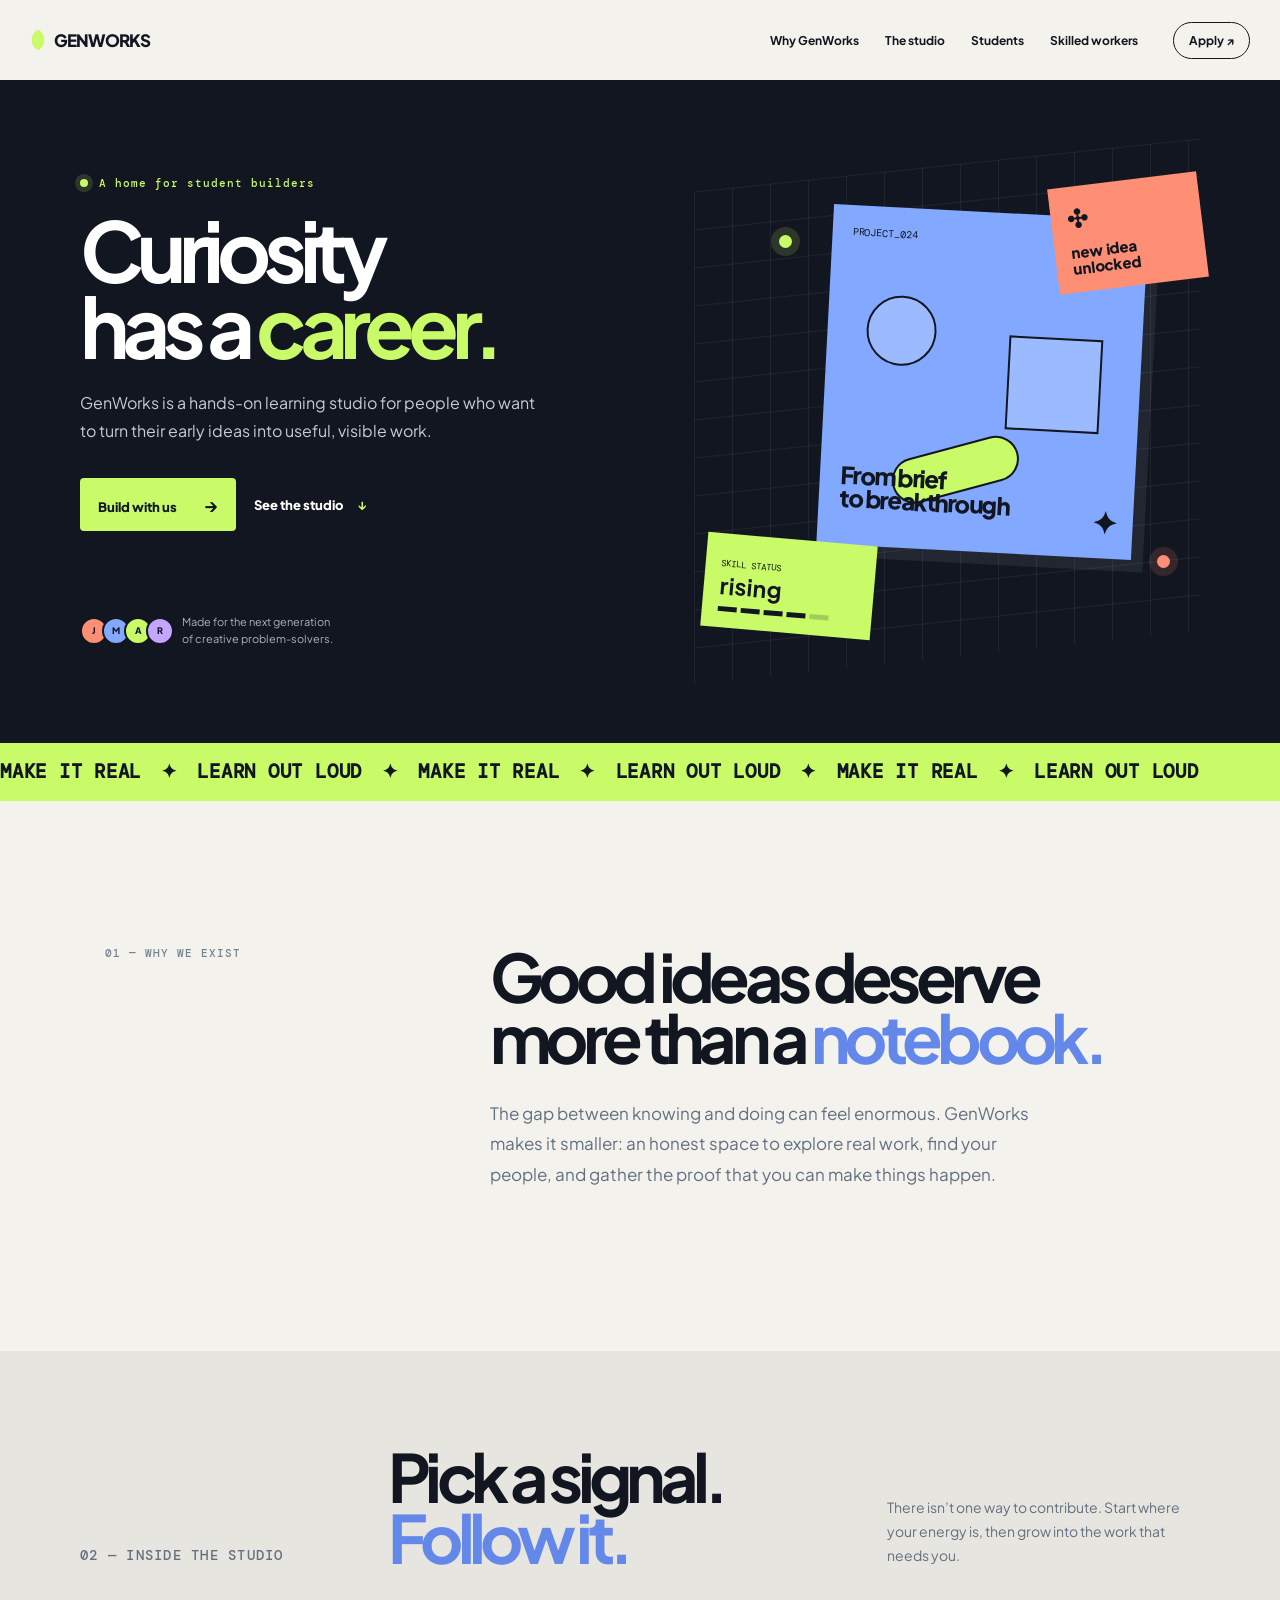
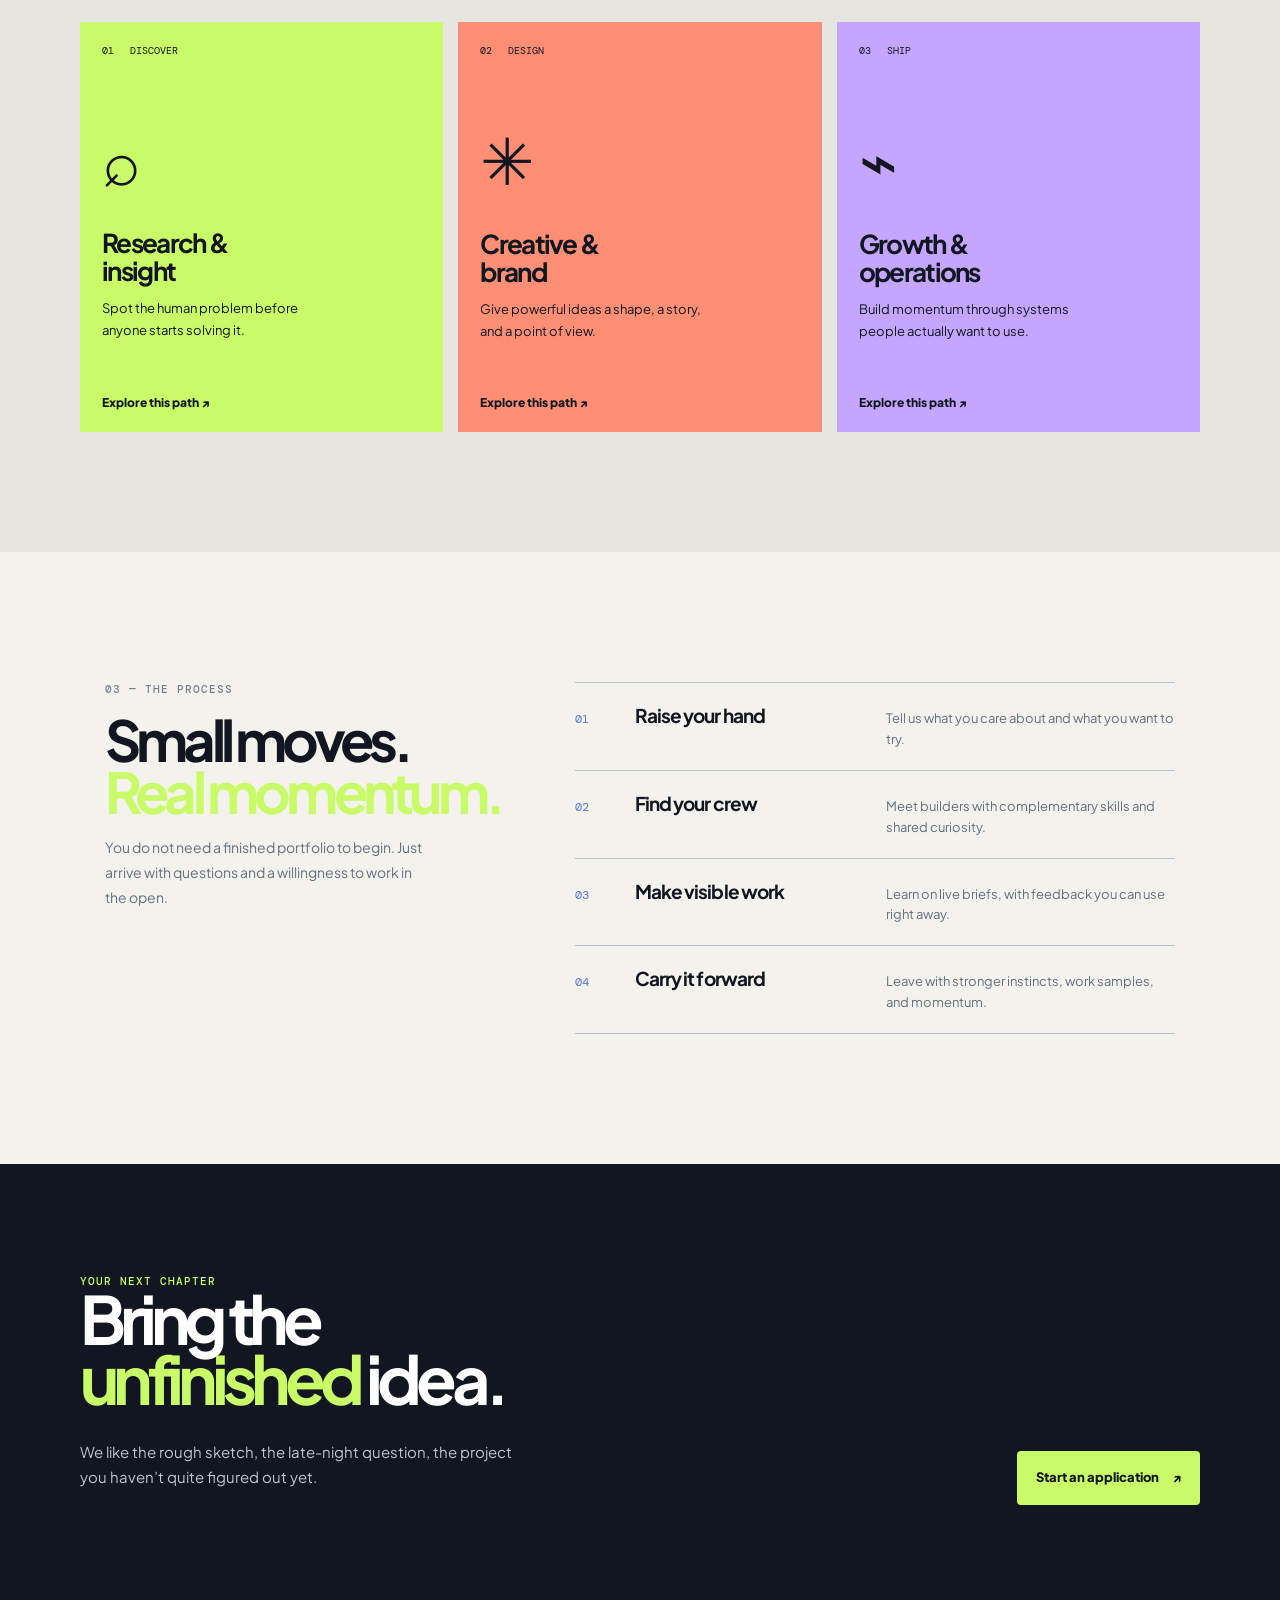
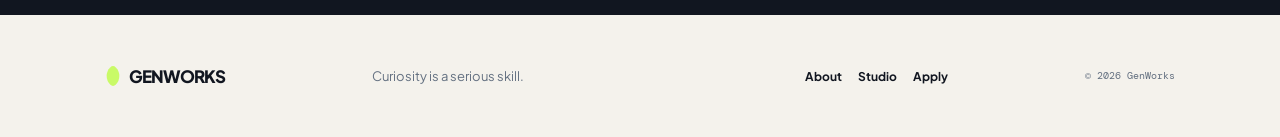
<file: index.html>
<!doctype html><html lang="en"><head><meta charset="UTF-8"><meta name="viewport" content="width=device-width, initial-scale=1.0"><meta name="description" content="GenWorks helps curious students turn ideas into work the world can see."><title>GenWorks — From curiosity to contribution</title><link rel="preconnect" href="https://fonts.googleapis.com"><link rel="preconnect" href="https://fonts.gstatic.com" crossorigin><link href="https://fonts.googleapis.com/css2?family=DM+Mono:wght@400;500&family=Plus+Jakarta+Sans:wght@400;500;600;700;800&display=swap" rel="stylesheet"><link rel="stylesheet" href="styles.css"></head><body>
<header><a class="logo" href="#top"><i></i>GENWORKS</a><nav><a href="#why">Why GenWorks</a><a href="#studio">The studio</a><a href="student.html">Students</a><a href="labour.html">Skilled workers</a></nav><a class="header-cta" href="#apply">Apply ↗</a></header>
<main id="top"><section class="hero"><div><p class="kicker"><span></span>A home for student builders</p><h1>Curiosity<br>has a <em>career.</em></h1><p class="hero-text">GenWorks is a hands-on learning studio for people who want to turn their early ideas into useful, visible work.</p><div class="hero-buttons"><a class="primary" href="#apply">Build with us <b>→</b></a><a class="secondary" href="#studio">See the studio <b>↓</b></a></div><div class="people"><div class="faces"><span>J</span><span>M</span><span>A</span><span>R</span></div><p>Made for the next generation<br>of creative problem-solvers.</p></div></div><div class="hero-visual"><div class="visual-grid"></div><div class="signal a"></div><div class="signal b"></div><div class="blueprint"><div class="bp-top"><span>PROJECT_024</span><span>LIVE</span></div><i class="shape one"></i><i class="shape two"></i><i class="shape three"></i><p>From brief<br>to breakthrough</p><b>✦</b></div><div class="float-card onecard">✣<p>new idea<br>unlocked</p></div><div class="float-card twocard"><small>SKILL STATUS</small><strong>rising</strong><div class="meter"><i></i><i></i><i></i><i></i><i></i></div></div></div></section>
<section class="ticker">MAKE IT REAL　✦　LEARN OUT LOUD　✦　MAKE IT REAL　✦　LEARN OUT LOUD　✦　MAKE IT REAL　✦　LEARN OUT LOUD</section>
<section id="why" class="manifesto"><p class="section-tag">01 — WHY WE EXIST</p><div><h2>Good ideas deserve<br>more than a <em>notebook.</em></h2><p class="body-copy">The gap between knowing and doing can feel enormous. GenWorks makes it smaller: an honest space to explore real work, find your people, and gather the proof that you can make things happen.</p></div></section>
<section id="studio" class="studio"><div class="studio-head"><p class="section-tag">02 — INSIDE THE STUDIO</p><h2>Pick a signal.<br><em>Follow it.</em></h2><p>There isn’t one way to contribute. Start where your energy is, then grow into the work that needs you.</p></div><div class="studio-cards"><article class="card lime"><div>01　 DISCOVER</div><b>⌕</b><h3>Research &amp;<br>insight</h3><p>Spot the human problem before anyone starts solving it.</p><a href="#apply">Explore this path ↗</a></article><article class="card coral"><div>02　 DESIGN</div><b>✳</b><h3>Creative &amp;<br>brand</h3><p>Give powerful ideas a shape, a story, and a point of view.</p><a href="#apply">Explore this path ↗</a></article><article class="card violet"><div>03　 SHIP</div><b>⌁</b><h3>Growth &amp;<br>operations</h3><p>Build momentum through systems people actually want to use.</p><a href="#apply">Explore this path ↗</a></article></div></section>
<section id="process" class="process"><div><p class="section-tag">03 — THE PROCESS</p><h2>Small moves.<br><em>Real momentum.</em></h2><p>You do not need a finished portfolio to begin. Just arrive with questions and a willingness to work in the open.</p></div><div class="steps"><article><span>01</span><h3>Raise your hand</h3><p>Tell us what you care about and what you want to try.</p></article><article><span>02</span><h3>Find your crew</h3><p>Meet builders with complementary skills and shared curiosity.</p></article><article><span>03</span><h3>Make visible work</h3><p>Learn on live briefs, with feedback you can use right away.</p></article><article><span>04</span><h3>Carry it forward</h3><p>Leave with stronger instincts, work samples, and momentum.</p></article></div></section>
<section id="apply" class="apply"><div><p class="section-tag">YOUR NEXT CHAPTER</p><h2>Bring the<br><em>unfinished</em> idea.</h2><p>We like the rough sketch, the late-night question, the project you haven’t quite figured out yet.</p></div><button id="applyButton">Start an application　↗</button></section></main>
<footer><a class="logo" href="#top"><i></i>GENWORKS</a><p>Curiosity is a serious skill.</p><div><a href="#why">About</a>　<a href="#studio">Studio</a>　<a href="#apply">Apply</a></div><small>© 2026 GenWorks</small></footer>
<div class="success-banner" id="successBanner" hidden><span>✦</span><p><b>Application sent.</b> Thanks for raising your hand — keep exploring GenWorks.</p><button aria-label="Close message">×</button></div>
<dialog id="applicationDialog"><button class="close" aria-label="Close">×</button><p class="section-tag">GENWORKS / APPLICATION</p><h2>Start with<br>a spark.</h2><form id="applicationForm" action="https://formsubmit.co/rn167024@gmail.com" method="POST"><input type="hidden" name="_subject" value="New GenWorks application"><input type="hidden" name="_template" value="table"><input type="hidden" name="_captcha" value="true"><input type="hidden" name="_next" value=""><label>Your name<input required name="name" placeholder="Name"></label><label>Your email<input required type="email" name="email" placeholder="you@example.com"></label><label>What do you want to make?<textarea required name="idea" placeholder="An idea, a question, a project..."></textarea></label><button type="submit">Send application　↗</button></form></dialog><script src="script.js"></script></body></html>
</file>
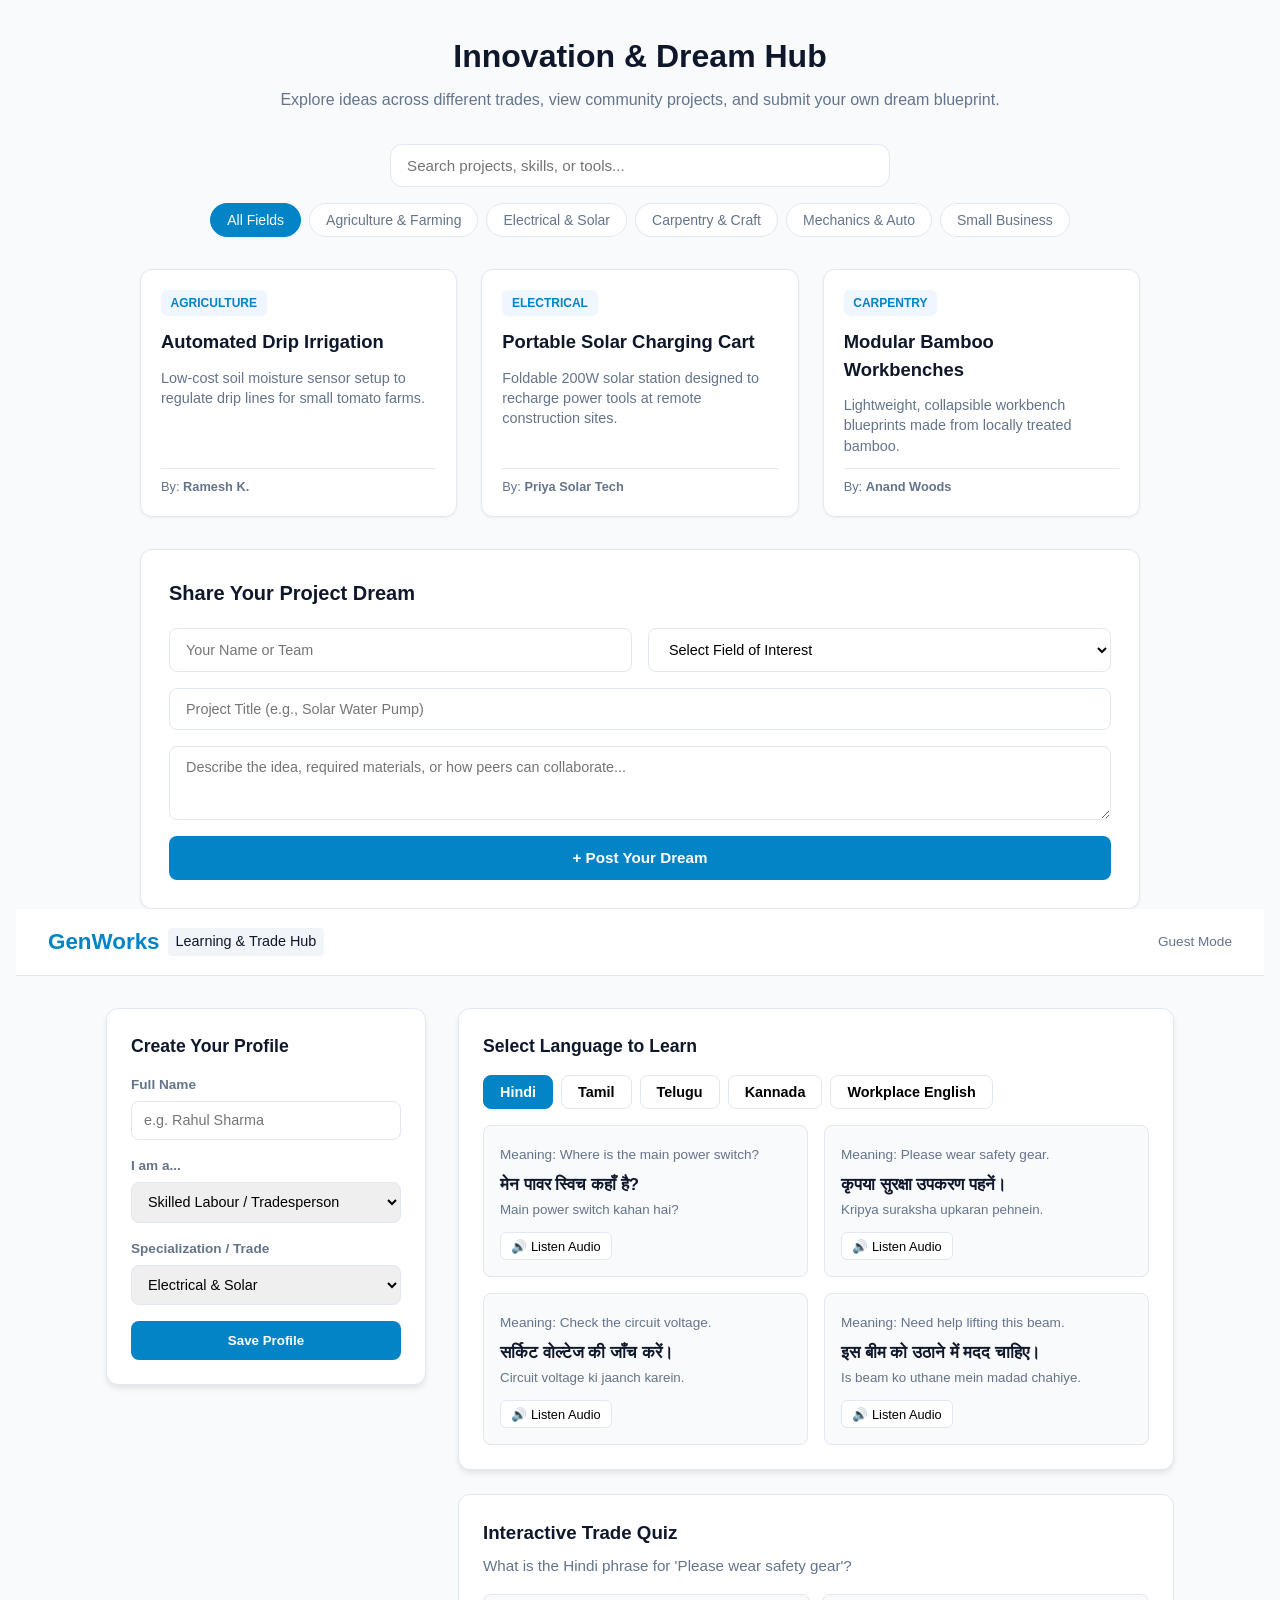
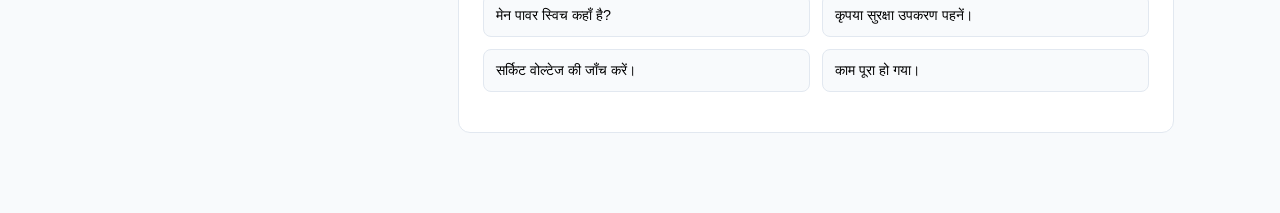
<file: labour.html>
<!DOCTYPE html>
<html lang="en">
<head>
  <meta charset="UTF-8" />
  <meta name="viewport" content="width=device-width, initial-scale=1.0" />
  <title>Innovation & Dream Hub</title>
  <style>
    :root {
      --primary: #2563eb;
      --primary-hover: #1d4ed8;
      --bg: #f8fafc;
      --card-bg: #ffffff;
      --text-main: #0f172a;
      --text-muted: #64748b;
      --border: #e2e8f0;
      --radius: 12px;
    }

    * {
      box-sizing: border-box;
      margin: 0;
      padding: 0;
      font-family: -apple-system, BlinkMacSystemFont, "Segoe UI", Roboto, sans-serif;
    }

    body {
      background-color: var(--bg);
      color: var(--text-main);
      padding: 2rem 1rem;
    }

    .dream-hub-section {
      max-width: 1000px;
      margin: 0 auto;
      display: flex;
      flex-direction: column;
      gap: 2rem;
    }

    .hub-header {
      text-align: center;
    }

    .hub-header h2 {
      font-size: 2rem;
      font-weight: 700;
      margin-bottom: 0.5rem;
    }

    .hub-header p {
      color: var(--text-muted);
      font-size: 1rem;
    }

    /* Controls: Search & Category Pills */
    .hub-controls {
      display: flex;
      flex-direction: column;
      gap: 1rem;
      align-items: center;
    }

    #dreamSearch {
      width: 100%;
      max-width: 500px;
      padding: 0.75rem 1rem;
      border: 1px solid var(--border);
      border-radius: var(--radius);
      outline: none;
      font-size: 0.95rem;
      transition: border-color 0.2s, box-shadow 0.2s;
    }

    #dreamSearch:focus {
      border-color: var(--primary);
      box-shadow: 0 0 0 3px rgba(37, 99, 235, 0.15);
    }

    .filter-pills {
      display: flex;
      flex-wrap: wrap;
      gap: 0.5rem;
      justify-content: center;
    }

    .filter-btn {
      padding: 0.5rem 1rem;
      border: 1px solid var(--border);
      border-radius: 9999px;
      background: var(--card-bg);
      color: var(--text-muted);
      font-size: 0.875rem;
      font-weight: 500;
      cursor: pointer;
      transition: all 0.2s ease;
    }

    .filter-btn:hover {
      border-color: var(--primary);
      color: var(--primary);
    }

    .filter-btn.active {
      background: var(--primary);
      color: #ffffff;
      border-color: var(--primary);
    }

    /* Cards Grid */
    .projects-grid {
      display: grid;
      grid-template-columns: repeat(auto-fill, minmax(280px, 1fr));
      gap: 1.5rem;
    }

    .project-card {
      background: var(--card-bg);
      border: 1px solid var(--border);
      border-radius: var(--radius);
      padding: 1.25rem;
      display: flex;
      flex-direction: column;
      gap: 0.75rem;
      box-shadow: 0 1px 3px rgba(0, 0, 0, 0.05);
      transition: transform 0.2s ease, box-shadow 0.2s ease;
    }

    .project-card:hover {
      transform: translateY(-3px);
      box-shadow: 0 8px 16px rgba(0, 0, 0, 0.08);
    }

    .badge {
      align-self: flex-start;
      font-size: 0.75rem;
      font-weight: 600;
      padding: 0.25rem 0.6rem;
      border-radius: 6px;
      text-transform: uppercase;
      background: #eff6ff;
      color: var(--primary);
    }

    .project-card h4 {
      font-size: 1.15rem;
      color: var(--text-main);
    }

    .project-card p {
      color: var(--text-muted);
      font-size: 0.9rem;
      line-height: 1.4;
      flex-grow: 1;
    }

    .project-author {
      font-size: 0.8rem;
      color: var(--text-muted);
      border-top: 1px solid var(--border);
      padding-top: 0.5rem;
    }

    .empty-state {
      grid-column: 1 / -1;
      text-align: center;
      padding: 2rem;
      color: var(--text-muted);
    }

    /* Form Container */
    .add-dream-card {
      background: var(--card-bg);
      border: 1px solid var(--border);
      border-radius: var(--radius);
      padding: 1.75rem;
      box-shadow: 0 1px 3px rgba(0, 0, 0, 0.05);
    }

    .add-dream-card h3 {
      font-size: 1.25rem;
      margin-bottom: 1.25rem;
    }

    #addDreamForm {
      display: grid;
      grid-template-columns: 1fr 1fr;
      gap: 1rem;
    }

    #addDreamForm input,
    #addDreamForm select,
    #addDreamForm textarea {
      padding: 0.75rem 1rem;
      border: 1px solid var(--border);
      border-radius: 8px;
      outline: none;
      font-size: 0.9rem;
      background: #fff;
    }

    #addDreamForm input:focus,
    #addDreamForm select:focus,
    #addDreamForm textarea:focus {
      border-color: var(--primary);
    }

    #projectTitle,
    #projectDesc,
    .submit-btn {
      grid-column: 1 / -1;
    }

    .submit-btn {
      background: var(--primary);
      color: #fff;
      border: none;
      padding: 0.85rem;
      font-size: 0.95rem;
      font-weight: 600;
      border-radius: 8px;
      cursor: pointer;
      transition: background-color 0.2s ease;
    }

    .submit-btn:hover {
      background: var(--primary-hover);
    }

    @media (max-width: 640px) {
      #addDreamForm {
        grid-template-columns: 1fr;
      }
    }
  </style>
</head>
<body>

<section class="dream-hub-section">
  <div class="hub-header">
    <h2>Innovation & Dream Hub</h2>
    <p>Explore ideas across different trades, view community projects, and submit your own dream blueprint.</p>
  </div>

  <!-- Search & Category Filters -->
  <div class="hub-controls">
    <input type="text" id="dreamSearch" placeholder="Search projects, skills, or tools..." />
    
    <div class="filter-pills" id="categoryFilters">
      <button class="filter-btn active" data-category="all">All Fields</button>
      <button class="filter-btn" data-category="agriculture">Agriculture & Farming</button>
      <button class="filter-btn" data-category="electrical">Electrical & Solar</button>
      <button class="filter-btn" data-category="carpentry">Carpentry & Craft</button>
      <button class="filter-btn" data-category="automotive">Mechanics & Auto</button>
      <button class="filter-btn" data-category="microbusiness">Small Business</button>
    </div>
  </div>

  <!-- Interactive Project Cards Grid -->
  <div class="projects-grid" id="projectsGrid"></div>

  <!-- Add New Dream Form -->
  <div class="add-dream-card">
    <h3>Share Your Project Dream</h3>
    <form id="addDreamForm">
      <input type="text" id="workerName" placeholder="Your Name or Team" required />
      <select id="projectCategory" required>
        <option value="" disabled selected>Select Field of Interest</option>
        <option value="agriculture">Agriculture & Farming</option>
        <option value="electrical">Electrical & Solar</option>
        <option value="carpentry">Carpentry & Craft</option>
        <option value="automotive">Mechanics & Auto</option>
        <option value="microbusiness">Small Business</option>
      </select>
      <input type="text" id="projectTitle" placeholder="Project Title (e.g., Solar Water Pump)" required />
      <textarea id="projectDesc" rows="3" placeholder="Describe the idea, required materials, or how peers can collaborate..." required></textarea>
      <button type="submit" class="submit-btn">+ Post Your Dream</button>
    </form>
  </div>
</section>

<script>
  const projects = [
    {
      name: "Ramesh K.",
      category: "agriculture",
      title: "Automated Drip Irrigation",
      desc: "Low-cost soil moisture sensor setup to regulate drip lines for small tomato farms."
    },
    {
      name: "Priya Solar Tech",
      category: "electrical",
      title: "Portable Solar Charging Cart",
      desc: "Foldable 200W solar station designed to recharge power tools at remote construction sites."
    },
    {
      name: "Anand Woods",
      category: "carpentry",
      title: "Modular Bamboo Workbenches",
      desc: "Lightweight, collapsible workbench blueprints made from locally treated bamboo."
    }
  ];

  let selectedCategory = "all";
  let searchKeyword = "";

  const grid = document.getElementById("projectsGrid");
  const searchInput = document.getElementById("dreamSearch");
  const filterBtns = document.querySelectorAll(".filter-btn");
  const dreamForm = document.getElementById("addDreamForm");

  function renderProjects() {
    grid.innerHTML = "";
    
    const filtered = projects.filter(item => {
      const matchCat = selectedCategory === "all" || item.category === selectedCategory;
      const matchSearch = item.title.toLowerCase().includes(searchKeyword) || 
                          item.desc.toLowerCase().includes(searchKeyword) ||
                          item.name.toLowerCase().includes(searchKeyword);
      return matchCat && matchSearch;
    });

    if (filtered.length === 0) {
      grid.innerHTML = `<div class="empty-state">No blueprints or projects match your query.</div>`;
      return;
    }

    filtered.forEach(p => {
      const card = document.createElement("div");
      card.className = "project-card";
      card.innerHTML = `
        <span class="badge">${p.category}</span>
        <h4>${escapeHTML(p.title)}</h4>
        <p>${escapeHTML(p.desc)}</p>
        <div class="project-author">By: <strong>${escapeHTML(p.name)}</strong></div>
      `;
      grid.appendChild(card);
    });
  }

  function escapeHTML(str) {
    return str.replace(/[&<>'"]/g, 
      tag => ({ '&': '&amp;', '<': '&lt;', '>': '&gt;', "'": '&#39;', '"': '&quot;' }[tag] || tag)
    );
  }

  // Filter Buttons
  filterBtns.forEach(btn => {
    btn.addEventListener("click", () => {
      filterBtns.forEach(b => b.classList.remove("active"));
      btn.classList.add("active");
      selectedCategory = btn.getAttribute("data-category");
      renderProjects();
    });
  });

  // Search Input
  searchInput.addEventListener("input", (e) => {
    searchKeyword = e.target.value.trim().toLowerCase();
    renderProjects();
  });

  // Add Project
  dreamForm.addEventListener("submit", (e) => {
    e.preventDefault();
    const newProject = {
      name: document.getElementById("workerName").value.trim(),
      category: document.getElementById("projectCategory").value,
      title: document.getElementById("projectTitle").value.trim(),
      desc: document.getElementById("projectDesc").value.trim()
    };

    projects.unshift(newProject);
    dreamForm.reset();
    renderProjects();
  });

  // Initial render
  renderProjects();
</script>

</body>
</html>

<!DOCTYPE html>
<html lang="en">
<head>
  <meta charset="UTF-8" />
  <meta name="viewport" content="width=device-width, initial-scale=1.0" />
  <title>GenWorks - Multilingual Learning & Skill Hub</title>
  <style>
    :root {
      --primary: #0284c7;
      --primary-dark: #0369a1;
      --accent: #10b981;
      --bg: #f8fafc;
      --card: #ffffff;
      --text: #0f172a;
      --muted: #64748b;
      --border: #e2e8f0;
      --radius: 12px;
      --shadow: 0 4px 6px -1px rgb(0 0 0 / 0.1);
    }

    * {
      box-sizing: border-box;
      margin: 0;
      padding: 0;
      font-family: -apple-system, BlinkMacSystemFont, "Segoe UI", Roboto, sans-serif;
    }

    body {
      background-color: var(--bg);
      color: var(--text);
      line-height: 1.5;
      padding-bottom: 3rem;
    }

    /* Navbar */
    header {
      background: #ffffff;
      border-bottom: 1px solid var(--border);
      padding: 1rem 2rem;
      display: flex;
      justify-content: space-between;
      align-items: center;
      position: sticky;
      top: 0;
      z-index: 100;
    }

    .brand {
      font-size: 1.4rem;
      font-weight: 800;
      color: var(--primary);
      display: flex;
      align-items: center;
      gap: 0.5rem;
    }

    .brand span {
      color: var(--text);
      font-size: 0.9rem;
      font-weight: 500;
      background: #f1f5f9;
      padding: 0.2rem 0.5rem;
      border-radius: 4px;
    }

    .container {
      max-width: 1100px;
      margin: 2rem auto;
      padding: 0 1rem;
      display: grid;
      grid-template-columns: 320px 1fr;
      gap: 2rem;
    }

    /* Left Sidebar: Profile Card & Setup */
    .profile-panel {
      display: flex;
      flex-direction: column;
      gap: 1.5rem;
    }

    .card {
      background: var(--card);
      border: 1px solid var(--border);
      border-radius: var(--radius);
      padding: 1.5rem;
      box-shadow: var(--shadow);
    }

    .card h3 {
      font-size: 1.1rem;
      margin-bottom: 1rem;
      color: var(--text);
    }

    .form-group {
      margin-bottom: 1rem;
    }

    .form-group label {
      display: block;
      font-size: 0.85rem;
      font-weight: 600;
      margin-bottom: 0.35rem;
      color: var(--muted);
    }

    input, select {
      width: 100%;
      padding: 0.65rem 0.75rem;
      border: 1px solid var(--border);
      border-radius: 8px;
      outline: none;
      font-size: 0.9rem;
    }

    input:focus, select:focus {
      border-color: var(--primary);
    }

    button.btn-primary {
      width: 100%;
      background: var(--primary);
      color: #ffffff;
      border: none;
      padding: 0.75rem;
      border-radius: 8px;
      font-weight: 600;
      cursor: pointer;
      transition: background 0.2s;
    }

    button.btn-primary:hover {
      background: var(--primary-dark);
    }

    .badge-pill {
      display: inline-block;
      padding: 0.25rem 0.6rem;
      border-radius: 9999px;
      font-size: 0.75rem;
      font-weight: 600;
      background: #e0f2fe;
      color: var(--primary);
      margin-top: 0.5rem;
    }

    /* Main Learning Section */
    .learning-panel {
      display: flex;
      flex-direction: column;
      gap: 1.5rem;
    }

    .lang-selector {
      display: flex;
      gap: 0.5rem;
      flex-wrap: wrap;
    }

    .lang-btn {
      padding: 0.5rem 1rem;
      border: 1px solid var(--border);
      background: var(--card);
      border-radius: 8px;
      font-size: 0.9rem;
      font-weight: 600;
      cursor: pointer;
      transition: all 0.2s ease;
    }

    .lang-btn.active {
      background: var(--primary);
      color: #ffffff;
      border-color: var(--primary);
    }

    /* Vocabulary & Phrase Grid */
    .phrases-grid {
      display: grid;
      grid-template-columns: repeat(auto-fit, minmax(220px, 1fr));
      gap: 1rem;
      margin-top: 1rem;
    }

    .phrase-card {
      background: #f8fafc;
      border: 1px solid var(--border);
      border-radius: 8px;
      padding: 1rem;
      display: flex;
      flex-direction: column;
      justify-content: space-between;
      gap: 0.75rem;
    }

    .phrase-card strong {
      font-size: 1.05rem;
      color: var(--text);
    }

    .phrase-card span {
      font-size: 0.85rem;
      color: var(--muted);
    }

    .listen-btn {
      align-self: flex-start;
      background: #fff;
      border: 1px solid var(--border);
      border-radius: 6px;
      padding: 0.35rem 0.65rem;
      font-size: 0.8rem;
      cursor: pointer;
      display: flex;
      align-items: center;
      gap: 0.3rem;
      transition: background 0.2s;
    }

    .listen-btn:hover {
      background: #e2e8f0;
    }

    /* Quiz Area */
    .quiz-area {
      background: #fff;
      border: 1px solid var(--border);
      border-radius: var(--radius);
      padding: 1.5rem;
    }

    .quiz-options {
      display: grid;
      grid-template-columns: 1fr 1fr;
      gap: 0.75rem;
      margin-top: 1rem;
    }

    .opt-btn {
      padding: 0.75rem;
      border: 1px solid var(--border);
      background: #f8fafc;
      border-radius: 8px;
      font-size: 0.9rem;
      cursor: pointer;
      text-align: left;
      transition: all 0.2s ease;
    }

    .opt-btn:hover {
      background: #e0f2fe;
      border-color: var(--primary);
    }

    .quiz-feedback {
      margin-top: 1rem;
      font-weight: 600;
      font-size: 0.9rem;
    }

    @media (max-width: 850px) {
      .container {
        grid-template-columns: 1fr;
      }
    }
  </style>
</head>
<body>

  <!-- GenWorks Header -->
  <header>
    <div class="brand">
      GenWorks <span>Learning & Trade Hub</span>
    </div>
    <div id="headerRoleBadge" style="font-size: 0.85rem; color: var(--muted);">
      Guest Mode
    </div>
  </header>

  <div class="container">
    <!-- Left Column: User Profile -->
    <aside class="profile-panel">
      <div class="card" id="profileFormCard">
        <h3>Create Your Profile</h3>
        <form id="profileForm">
          <div class="form-group">
            <label for="fullName">Full Name</label>
            <input type="text" id="fullName" placeholder="e.g. Rahul Sharma" required />
          </div>
          <div class="form-group">
            <label for="userType">I am a...</label>
            <select id="userType" required>
              <option value="Skilled Labour / Tradesperson">Skilled Labour / Tradesperson</option>
              <option value="Engineering / Polytech Student">Student</option>
              <option value="Field Apprentice">Field Apprentice</option>
            </select>
          </div>
          <div class="form-group">
            <label for="tradeField">Specialization / Trade</label>
            <select id="tradeField" required>
              <option value="Electrical & Solar">Electrical & Solar</option>
              <option value="Carpentry & Construction">Carpentry & Construction</option>
              <option value="Automotive & Mechanical">Automotive & Mechanical</option>
              <option value="Agriculture Tech">Agriculture Tech</option>
              <option value="Plumbing & Sanitation">Plumbing & Sanitation</option>
            </select>
          </div>
          <button type="submit" class="btn-primary">Save Profile</button>
        </form>
      </div>

      <!-- Rendered Profile Info -->
      <div class="card" id="userBadgeCard" style="display:none;">
        <h3 id="displayUserName">Welcome!</h3>
        <p id="displayUserRole" style="font-size:0.9rem; color:var(--muted);"></p>
        <span id="displayUserTrade" class="badge-pill"></span>
        <button id="editProfileBtn" style="margin-top: 1rem; width: 100%; border: 1px solid var(--border); padding: 0.5rem; border-radius: 6px; background: transparent; cursor: pointer;">Edit Profile</button>
      </div>
    </aside>

    <!-- Right Column: Interactive Language Hub -->
    <main class="learning-panel">
      <div class="card">
        <h3>Select Language to Learn</h3>
        <div class="lang-selector" id="langSelector">
          <button class="lang-btn active" data-lang="hindi">Hindi</button>
          <button class="lang-btn" data-lang="tamil">Tamil</button>
          <button class="lang-btn" data-lang="telugu">Telugu</button>
          <button class="lang-btn" data-lang="kannada">Kannada</button>
          <button class="lang-btn" data-lang="english">Workplace English</button>
        </div>

        <div class="phrases-grid" id="phrasesContainer"></div>
      </div>

      <!-- Quick Interactive Practice -->
      <div class="quiz-area">
        <h3>Interactive Trade Quiz</h3>
        <p id="quizQuestion" style="font-size: 0.95rem; color: var(--muted); margin-top: 0.5rem;"></p>
        <div class="quiz-options" id="quizOptions"></div>
        <div class="quiz-feedback" id="quizFeedback"></div>
      </div>
    </main>
  </div>

  <script>
    // Multilingual Trade Data
    const languageData = {
      hindi: {
        code: "hi-IN",
        phrases: [
          { en: "Where is the main power switch?", translated: "मेन पावर स्विच कहाँ है?", roman: "Main power switch kahan hai?" },
          { en: "Please wear safety gear.", translated: "कृपया सुरक्षा उपकरण पहनें।", roman: "Kripya suraksha upkaran pehnein." },
          { en: "Check the circuit voltage.", translated: "सर्किट वोल्टेज की जाँच करें।", roman: "Circuit voltage ki jaanch karein." },
          { en: "Need help lifting this beam.", translated: "इस बीम को उठाने में मदद चाहिए।", roman: "Is beam ko uthane mein madad chahiye." }
        ],
        quiz: {
          q: "What is the Hindi phrase for 'Please wear safety gear'?",
          options: ["मेन पावर स्विच कहाँ है?", "कृपया सुरक्षा उपकरण पहनें।", "सर्किट वोल्टेज की जाँच करें।", "काम पूरा हो गया।"],
          correct: 1
        }
      },
      tamil: {
        code: "ta-IN",
        phrases: [
          { en: "Where is the main power switch?", translated: "முதன்மை சுவிட்ச் எங்கே உள்ளது?", roman: "Mudhanmai switch enge ulladhu?" },
          { en: "Please wear safety gear.", translated: "தயவுசெய்து பாதுகாப்பு கவசங்களை அணியுங்கள்.", roman: "Thayavuseidhu paadhukaappu kavasangalai aniyungal." },
          { en: "Check the circuit voltage.", translated: "மின்சுற்று மின்னழுத்தத்தை சரிபார்க்கவும்.", roman: "Minsutru minnaluthathai saripaarkkavum." },
          { en: "Need help lifting this beam.", translated: "இந்த தூணை தூக்க உதவி வேண்டும்.", roman: "Indha thoonai thookka udhavi vendum." }
        ],
        quiz: {
          q: "What is the Tamil phrase for 'Where is the main power switch?'",
          options: ["தயவுசெய்து பாதுகாப்பு அணியுங்கள்", "முதன்மை சுவிட்ச் எங்கே உள்ளது?", "மின்னழுத்தத்தை சரிபார்க்கவும்", "வேலை முடிந்தது"],
          correct: 1
        }
      },
      telugu: {
        code: "te-IN",
        phrases: [
          { en: "Where is the main power switch?", translated: "ప్రధాన పవర్ స్విచ్ ఎక్కడ ఉంది?", roman: "Pradhana power switch ekkada undi?" },
          { en: "Please wear safety gear.", translated: "దయచేసి భద్రతా సాధనాలు ధరించండి.", roman: "Dayachesi bhadratha sadhanalu dharinchandi." },
          { en: "Check the circuit voltage.", translated: "సర్క్యూట్ వోల్టేజ్‌ని తనిఖీ చేయండి.", roman: "Circuit voltage-ni thanikhee cheyandi." },
          { en: "Need help lifting this beam.", translated: "ఈ దూలం ఎత్తడానికి సహాయం కావాలి.", roman: "Ee doolam ethadaniki sahayam kavali." }
        ],
        quiz: {
          q: "What is the Telugu phrase for 'Check the circuit voltage'?",
          options: ["ప్రధాన పవర్ స్విచ్ ఎక్కడ ఉంది?", "ఈ దూలం ఎత్తండి", "సర్క్యూట్ వోల్టేజ్‌ని తనిఖీ చేయండి.", "సహాయం కావాలి"],
          correct: 2
        }
      },
      kannada: {
        code: "kn-IN",
        phrases: [
          { en: "Where is the main power switch?", translated: "ಮುಖ್ಯ ಪವರ್ ಸ್ವಿಚ್ ಎಲ್ಲಿದೆ?", roman: "Mukhya power switch ellide?" },
          { en: "Please wear safety gear.", translated: "ದಯವಿಟ್ಟು ಸುರಕ್ಷತಾ ಸಾಧನಗಳನ್ನು ಧರಿಸಿ.", roman: "Dayavittu surakshata sadhanagalannu dharisi." },
          { en: "Check the circuit voltage.", translated: "ಸರ್ಕ್ಯೂಟ್ ವೋಲ್ಟೇಜ್ ಪರಿಶೀಲಿಸಿ.", roman: "Circuit voltage parisheelisi." },
          { en: "Need help lifting this beam.", translated: "ಈ ಕಂಬವನ್ನು ಎತ್ತಲು ಸಹಾಯ ಬೇಕು.", roman: "Ee kambavannu ettalu sahaya beku." }
        ],
        quiz: {
          q: "What is the Kannada phrase for 'Please wear safety gear'?",
          options: ["ಮುಖ್ಯ ಪವರ್ ಸ್ವಿಚ್ ಎಲ್ಲಿದೆ?", "ದಯವಿಟ್ಟು ಸುರಕ್ಷತಾ ಸಾಧನಗಳನ್ನು ಧರಿಸಿ.", "ಕೆಲಸ ಮುಗಿದಿದೆ", "ವೋಲ್ಟೇಜ್ ಪರಿಶೀಲಿಸಿ"],
          correct: 1
        }
      },
      english: {
        code: "en-US",
        phrases: [
          { en: "Where is the main power switch?", translated: "Where is the main power switch?", roman: "Clear site communication" },
          { en: "Please wear safety gear.", translated: "Please wear safety equipment (PPE).", roman: "Essential safety protocol" },
          { en: "Check the circuit voltage.", translated: "Verify the circuit voltage rating.", roman: "Inspection protocol" },
          { en: "Need help lifting this beam.", translated: "Requesting spotter / team lift assistance.", roman: "Material handling" }
        ],
        quiz: {
          q: "What does 'PPE' stand for on a work site?",
          options: ["Personal Power Engine", "Personal Protective Equipment", "Private Project Entry", "Pipeline Pressure Evaluation"],
          correct: 1
        }
      }
    };

    let activeLang = "hindi";

    // Text-to-Speech Engine
    function speakText(text, langCode) {
      if ('speechSynthesis' in window) {
        window.speechSynthesis.cancel();
        const utterance = new SpeechSynthesisUtterance(text);
        utterance.lang = langCode;
        utterance.rate = 0.9;
        window.speechSynthesis.speak(utterance);
      } else {
        alert("Audio synthesis is not supported on this browser.");
      }
    }

    // Render Learning Content
    function renderContent() {
      const data = languageData[activeLang];
      const container = document.getElementById("phrasesContainer");
      container.innerHTML = "";

      data.phrases.forEach(item => {
        const div = document.createElement("div");
        div.className = "phrase-card";
        div.innerHTML = `
          <div>
            <span>Meaning: ${item.en}</span>
            <strong style="display:block; margin-top: 0.35rem;">${item.translated}</strong>
            <small style="color: var(--muted); display:block; margin-top: 0.2rem;">${item.roman}</small>
          </div>
          <button class="listen-btn" onclick="speakText('${item.translated}', '${data.code}')">
            🔊 Listen Audio
          </button>
        `;
        container.appendChild(div);
      });

      // Render Quiz
      const quiz = data.quiz;
      document.getElementById("quizQuestion").textContent = quiz.q;
      const optionsBox = document.getElementById("quizOptions");
      const feedback = document.getElementById("quizFeedback");
      feedback.textContent = "";
      optionsBox.innerHTML = "";

      quiz.options.forEach((opt, idx) => {
        const btn = document.createElement("button");
        btn.className = "opt-btn";
        btn.textContent = opt;
        btn.onclick = () => {
          if (idx === quiz.correct) {
            feedback.textContent = "Correct! Great job.";
            feedback.style.color = "var(--accent)";
          } else {
            feedback.textContent = "Incorrect. Try again!";
            feedback.style.color = "#ef4444";
          }
        };
        optionsBox.appendChild(btn);
      });
    }

    // Language Filter Buttons
    document.querySelectorAll(".lang-btn").forEach(btn => {
      btn.addEventListener("click", () => {
        document.querySelectorAll(".lang-btn").forEach(b => b.classList.remove("active"));
        btn.classList.add("active");
        activeLang = btn.dataset.lang;
        renderContent();
      });
    });

    // Profile Management
    const profileForm = document.getElementById("profileForm");
    const profileFormCard = document.getElementById("profileFormCard");
    const userBadgeCard = document.getElementById("userBadgeCard");
    const headerRoleBadge = document.getElementById("headerRoleBadge");

    profileForm.addEventListener("submit", (e) => {
      e.preventDefault();
      const name = document.getElementById("fullName").value.trim();
      const role = document.getElementById("userType").value;
      const trade = document.getElementById("tradeField").value;

      document.getElementById("displayUserName").textContent = name;
      document.getElementById("displayUserRole").textContent = role;
      document.getElementById("displayUserTrade").textContent = trade;
      headerRoleBadge.textContent = `${name} (${role})`;

      profileFormCard.style.display = "none";
      userBadgeCard.style.display = "block";
    });

    document.getElementById("editProfileBtn").addEventListener("click", () => {
      profileFormCard.style.display = "block";
      userBadgeCard.style.display = "none";
    });

    // Initial render
    renderContent();
  </script>
</body>
</html>
</file>
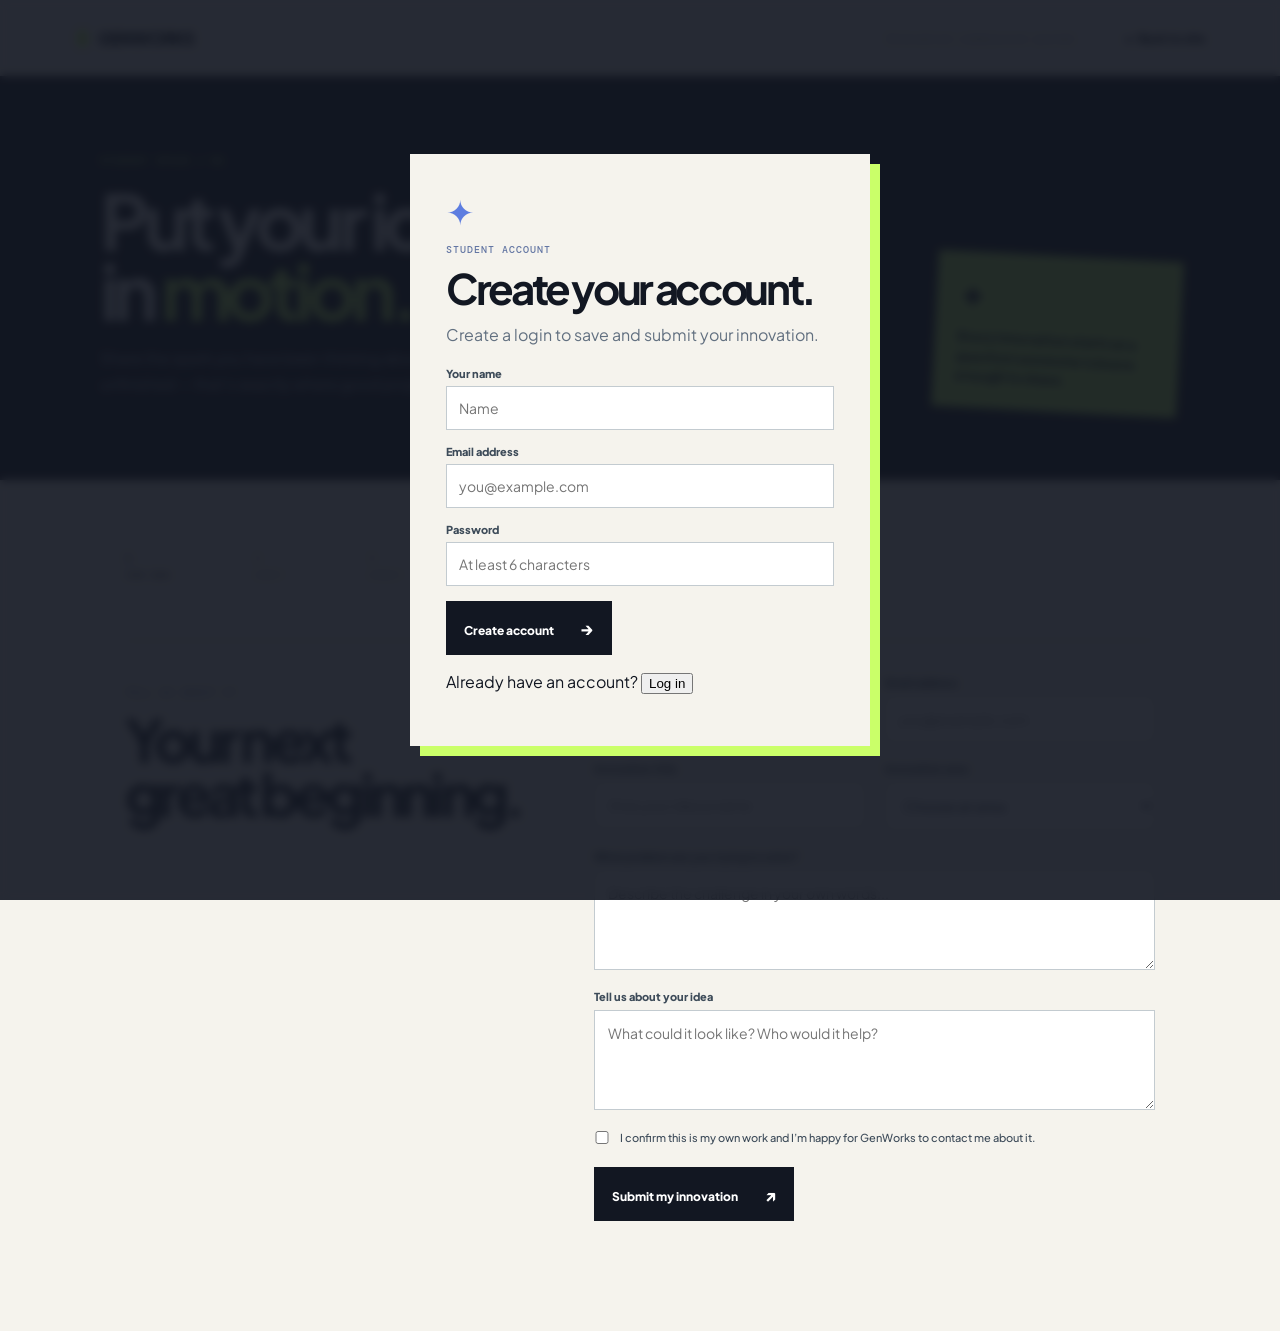
<file: student.html>
<!doctype html><html lang="en"><head><meta charset="UTF-8"><meta name="viewport" content="width=device-width,initial-scale=1.0"><title>Submit an Innovation — GenWorks</title><link rel="preconnect" href="https://fonts.googleapis.com"><link rel="preconnect" href="https://fonts.gstatic.com" crossorigin><link href="https://fonts.googleapis.com/css2?family=DM+Mono:wght@400;500&family=Plus+Jakarta+Sans:wght@400;600;700;800&display=swap" rel="stylesheet"><link rel="stylesheet" href="portal.css"></head><body class="student-page"><header class="portal-header"><a class="logo" href="index.html"><i></i>GENWORKS</a><p>Innovation submission portal</p><span class="account-state" id="accountState"></span><a class="back" href="index.html">← Back to site</a></header><main><section class="portal-hero"><div><p class="eyebrow">STUDENT SPACE / 01</p><h1>Put your idea<br>in <em>motion.</em></h1><p>Share the spark you have been thinking about. It can be rough, early, or unfinished — that’s exactly where good projects start.</p></div><aside><span>✦</span><p>Every innovation starts as a question someone is brave enough to share.</p></aside></section><section class="submission"><div class="steps-mini"><span class="active">1<br><small>YOUR IDEA</small></span><i></i><span>2<br><small>SUBMIT</small></span><i></i><span>3<br><small>CONNECT</small></span></div><form id="innovationForm" action="https://formsubmit.co/rn167024@gmail.com" method="POST"><input type="hidden" name="_subject" value="New GenWorks innovation submission"><input type="hidden" name="_template" value="table"><input type="hidden" name="_captcha" value="true"><input type="hidden" name="_next" value=""><div class="form-title"><p class="eyebrow">TELL US ABOUT IT</p><h2>Your next<br>great beginning.</h2></div><div class="fields"><label>Your name<input required name="student_name" placeholder="Name"></label><label>Email address<input required type="email" name="student_email" placeholder="you@example.com"></label><label>Innovation title<input required name="innovation_title" placeholder="Give your idea a name"></label><label>Innovation area<select required name="innovation_area"><option value="" selected disabled>Choose an area</option><option>Technology</option><option>Environment</option><option>Education</option><option>Health & wellbeing</option><option>Community</option><option>Creative arts</option><option>Other</option></select></label><label class="wide">What problem are you trying to solve?<textarea required name="problem" placeholder="Describe the challenge in your own words..."></textarea></label><label class="wide">Tell us about your idea<textarea required name="innovation_description" placeholder="What could it look like? Who would it help?"></textarea></label><label class="wide check"><input required type="checkbox" name="agreement" value="I confirm this is my own idea"> <span>I confirm this is my own work and I’m happy for GenWorks to contact me about it.</span></label><button type="submit">Submit my innovation <span>↗</span></button></div></form></section></main><div class="auth-gate" id="authGate"><section class="auth-card"><div class="auth-mark">✦</div><p class="eyebrow">STUDENT ACCOUNT</p><h2 id="authTitle">Create your account.</h2><p class="auth-copy" id="authCopy">Create a login to save and submit your innovation.</p><form id="authForm"><label id="authNameLabel">Your name<input required id="authName" autocomplete="name" placeholder="Name"></label><label>Email address<input required type="email" id="authEmail" autocomplete="email" placeholder="you@example.com"></label><label>Password<input required type="password" id="authPassword" autocomplete="new-password" minlength="6" placeholder="At least 6 characters"></label><button type="submit" id="authSubmit">Create account <span>→</span></button></form><p class="auth-switch" id="authSwitch">Already have an account? <button type="button">Log in</button></p><p class="auth-error" id="authError" hidden></p></section></div><div class="toast" hidden><b>✦ Innovation submitted</b><p>Thanks for sharing your idea. Keep exploring GenWorks while we review it.</p><button>×</button></div><script src="portal.js"></script></body></html>
</file>
<file: styles.css>
:root{--ink:#111620;--muted:#637080;--cream:#f4f2ec;--lime:#c9fa67;--blue:#82a8ff;--coral:#ff8f74;--violet:#c4a5ff}*{box-sizing:border-box}html{scroll-behavior:smooth}body{margin:0;background:var(--cream);color:var(--ink);font-family:"Plus Jakarta Sans",sans-serif}header{height:80px;display:flex;align-items:center;gap:35px;padding:0 max(25px,calc((100% - 1220px)/2));background:var(--cream)}.logo{font-weight:800;color:var(--ink);font-size:17px;letter-spacing:-1px;text-decoration:none;display:flex;gap:8px;align-items:center}.logo i{width:16px;height:16px;border-radius:4px 12px 4px 12px;transform:rotate(45deg);background:var(--lime)}nav{margin-left:auto;display:flex;gap:26px}nav a,.header-cta{font-size:12px;font-weight:700;color:var(--ink);text-decoration:none}.header-cta{border:1px solid var(--ink);border-radius:30px;padding:10px 15px}.hero{background:var(--ink);color:#fff;min-height:590px;padding:85px max(25px,calc((100% - 1120px)/2));display:grid;grid-template-columns:1.05fr .95fr;gap:55px;overflow:hidden}.kicker,.section-tag{font:500 11px "DM Mono";letter-spacing:.09em}.kicker{color:var(--lime);display:flex;gap:11px;align-items:center}.kicker span{width:8px;height:8px;border-radius:50%;background:var(--lime);box-shadow:0 0 0 5px #c9fa6724}.hero h1,h2{font-size:clamp(3.4rem,6.5vw,6.4rem);line-height:.91;letter-spacing:-.085em;margin:22px 0 26px}.hero em,h2 em{color:var(--lime);font-style:normal}.hero-text{color:#c4ccd5;font-size:16px;line-height:1.75;max-width:460px}.hero-buttons{display:flex;gap:18px;align-items:center;margin-top:33px}.primary,.secondary{font-size:13px;font-weight:800;text-decoration:none}.primary{background:var(--lime);color:var(--ink);padding:15px 18px;border-radius:4px}.primary b{font-size:18px;margin-left:25px}.secondary{color:white}.secondary b{color:var(--lime);margin-left:12px}.people{display:flex;gap:14px;align-items:center;margin-top:72px}.people p{font-size:11px;line-height:1.5;color:#a8b3bf}.faces{display:flex}.faces span{width:28px;height:28px;display:grid;place-items:center;border:2px solid var(--ink);border-radius:50%;font-size:9px;font-weight:800;color:var(--ink);margin-right:-6px}.faces span:nth-child(1){background:var(--coral)}.faces span:nth-child(2){background:var(--blue)}.faces span:nth-child(3){background:var(--lime)}.faces span:nth-child(4){background:var(--violet)}.hero-visual{position:relative;min-height:420px}.visual-grid{position:absolute;inset:0;background-image:linear-gradient(#ffffff10 1px,transparent 1px),linear-gradient(90deg,#ffffff10 1px,transparent 1px);background-size:38px 38px;transform:skewY(-6deg)}.blueprint{position:absolute;width:315px;height:340px;right:60px;top:47px;background:var(--blue);color:var(--ink);padding:20px;box-shadow:12px 12px #ffffff12;transform:rotate(3deg)}.bp-top{display:flex;justify-content:space-between;font:10px "DM Mono"}.shape{position:absolute;border:2px solid var(--ink);background:#9bbaff}.shape.one{width:70px;height:70px;border-radius:50%;top:88px;left:39px}.shape.two{width:94px;height:94px;top:122px;right:39px}.shape.three{width:130px;height:46px;border-radius:40px;bottom:58px;left:70px;background:var(--lime);transform:rotate(-18deg)}.blueprint p{position:absolute;left:21px;bottom:12px;font-weight:800;font-size:24px;line-height:.95;letter-spacing:-.06em}.blueprint>b{position:absolute;right:15px;bottom:17px;font-size:31px}.float-card{position:absolute;padding:16px;color:var(--ink);font-weight:800}.onecard{top:15px;right:-3px;background:var(--coral);width:150px;transform:rotate(-7deg);font-size:25px}.onecard p{font-size:15px;line-height:1.05;margin:10px 0 0}.twocard{left:10px;bottom:25px;width:170px;background:var(--lime);transform:rotate(5deg)}.twocard small{font:9px "DM Mono"}.twocard strong{display:block;font-size:23px}.meter{display:flex;gap:4px;margin-top:7px}.meter i{height:5px;width:19px;background:#11162033}.meter i:nth-child(-n+4){background:var(--ink)}.signal{position:absolute;width:13px;height:13px;border-radius:50%;background:var(--lime);box-shadow:0 0 0 8px #c9fa6724}.signal.a{top:70px;left:85px}.signal.b{right:30px;bottom:90px;background:var(--coral);box-shadow:0 0 0 8px #ff8f7424}.ticker{overflow:hidden;white-space:nowrap;background:var(--lime);padding:16px 0;font:800 19px "DM Mono";letter-spacing:.04em}.manifesto{max-width:1120px;margin:auto;padding:145px 25px;display:grid;grid-template-columns:.65fr 1.35fr;gap:55px}.section-tag{color:#758191;margin:0}.manifesto h2,.studio h2,.process h2,.apply h2{font-size:clamp(2.9rem,5.2vw,5.3rem);margin:0 0 30px}.manifesto h2 em,.studio h2 em{color:#6388ea}.body-copy{max-width:560px;color:var(--muted);font-size:17px;line-height:1.8}.studio{background:#e7e5df;padding:95px max(25px,calc((100% - 1120px)/2)) 120px}.studio-head{display:grid;grid-template-columns:.8fr 1.35fr .9fr;gap:30px;align-items:end;margin-bottom:55px}.studio-head h2{margin:0}.studio-head>p{font-size:14px;line-height:1.7;color:var(--muted);margin:0}.studio-cards{display:grid;grid-template-columns:repeat(3,1fr);gap:15px}.card{min-height:410px;padding:22px;display:flex;flex-direction:column}.card>div{font:10px "DM Mono"}.card>b{font-size:65px;font-weight:400;margin:60px 0 30px}.card h3{font-size:26px;line-height:1.05;letter-spacing:-.065em;margin:0}.card p{font-size:13px;line-height:1.7;max-width:240px}.card a{color:var(--ink);font-size:12px;font-weight:800;text-decoration:none;margin-top:auto}.lime{background:var(--lime)}.coral{background:var(--coral)}.violet{background:var(--violet)}.process{max-width:1120px;margin:auto;padding:130px 25px;display:grid;grid-template-columns:.8fr 1.2fr;gap:70px}.process h2{font-size:clamp(2.8rem,4.4vw,4.8rem);margin:18px 0}.process>div>p:not(.section-tag){font-size:14px;line-height:1.8;color:var(--muted);max-width:330px}.steps{border-top:1px solid #b9c0c5}.steps article{display:grid;grid-template-columns:60px 1fr 1.15fr;align-items:baseline;padding:20px 0;border-bottom:1px solid #b9c0c5}.steps span{font:12px "DM Mono";color:#5679d5}.steps h3{font-size:19px;letter-spacing:-.05em;margin:0}.steps p{margin:0;color:var(--muted);font-size:13px;line-height:1.6}.apply{background:var(--ink);color:white;padding:110px max(25px,calc((100% - 1120px)/2));display:flex;justify-content:space-between;align-items:end}.apply .section-tag{color:var(--lime)}.apply>div>p:not(.section-tag){color:#bdc5cd;max-width:440px;line-height:1.7;font-size:15px}.apply button,form button{cursor:pointer;border:0;background:var(--lime);color:var(--ink);padding:18px 19px;font:800 13px "Plus Jakarta Sans";border-radius:4px}footer{max-width:1120px;margin:auto;padding:40px 25px;display:grid;grid-template-columns:1.2fr 2fr 1fr .7fr;align-items:center;gap:20px}footer p{font-size:13px;color:var(--muted)}footer div a{font-size:12px;color:var(--ink);text-decoration:none;font-weight:700}footer small{font:10px "DM Mono";color:var(--muted);text-align:right}dialog{border:0;width:min(490px,calc(100% - 30px));padding:38px;background:#f7f6f1;color:var(--ink);box-shadow:0 25px 80px #0006}dialog::backdrop{background:#111620b8;backdrop-filter:blur(5px)}dialog h2{font-size:52px;line-height:.92;letter-spacing:-.08em;margin:15px 0 25px}.close{position:absolute;right:18px;top:15px;border:0;background:none;font-size:28px;cursor:pointer}form{display:grid;gap:15px}label{font-size:11px;font-weight:800}input,textarea{width:100%;display:block;margin-top:6px;padding:12px;border:1px solid #c0c4c4;background:white;font:14px "Plus Jakarta Sans"}textarea{height:92px;resize:vertical}form button{margin-top:8px}@media(max-width:760px){header{height:70px}nav{display:none}.header-cta{margin-left:auto}.hero{grid-template-columns:1fr;padding-top:65px;gap:35px}.hero-visual{min-height:330px;transform:scale(.88);transform-origin:left top;margin-bottom:-25px}.blueprint{right:10px}.manifesto,.process{grid-template-columns:1fr;gap:25px;padding-top:85px;padding-bottom:85px}.studio-head{grid-template-columns:1fr;gap:18px}.studio-cards{grid-template-columns:1fr}.card{min-height:320px}.card>b{margin:35px 0 25px}.steps article{grid-template-columns:37px 1fr;gap:7px}.steps p{grid-column:2}.apply{padding-top:85px;padding-bottom:85px;display:block}.apply button{margin-top:25px}footer{grid-template-columns:1fr;gap:13px}footer small{text-align:left}.hero h1{font-size:4rem}}
</file>
<file: portal.css>
:root{--ink:#121722;--cream:#f5f3ed;--muted:#627080;--lime:#caff69;--coral:#ff9179;--blue:#8cacff;--violet:#c5a8ff}*{box-sizing:border-box}body{margin:0;background:var(--cream);font-family:"Plus Jakarta Sans",sans-serif;color:var(--ink)}.portal-header{height:76px;display:flex;align-items:center;gap:25px;max-width:1180px;margin:auto;padding:0 25px}.logo{display:flex;gap:8px;align-items:center;text-decoration:none;color:var(--ink);font-weight:800;font-size:17px;letter-spacing:-1px}.logo i{height:15px;width:15px;background:var(--lime);border-radius:4px 12px 4px 12px;transform:rotate(45deg)}.portal-header p{margin-left:auto;font:10px "DM Mono";letter-spacing:.08em;color:var(--muted)}.back{font-size:12px;color:var(--ink);text-decoration:none;font-weight:800}.portal-hero{background:var(--ink);color:white;min-height:360px;padding:68px max(25px,calc((100% - 1080px)/2));display:flex;justify-content:space-between;gap:40px}.eyebrow{font:500 10px "DM Mono";letter-spacing:.1em;color:#6376a3}.portal-hero .eyebrow{color:var(--lime)}h1,h2{font-size:clamp(3.1rem,6vw,5.7rem);line-height:.91;letter-spacing:-.08em;margin:18px 0 20px}em{font-style:normal;color:var(--lime)}.portal-hero>div>p:not(.eyebrow){max-width:520px;line-height:1.75;color:#c1cad5;font-size:15px}.portal-hero aside{align-self:end;width:245px;background:var(--lime);color:var(--ink);padding:22px;transform:rotate(3deg)}.portal-hero aside span{font-size:34px}.portal-hero aside p{font-size:14px;font-weight:700;line-height:1.4;margin:10px 0 0}.submission{max-width:1080px;margin:auto;padding:70px 25px 110px}.steps-mini{display:flex;align-items:center;gap:12px;margin-bottom:58px;font:12px "DM Mono"}.steps-mini span{color:#8c98a5}.steps-mini span.active{color:var(--ink)}.steps-mini i{height:1px;width:60px;background:#c7ced3}.steps-mini small{font-size:8px}.submission form{display:grid;grid-template-columns:.85fr 1.15fr;gap:55px;padding-top:35px;border-top:1px solid #bbc3c9}.form-title h2,.stream-intro h2{font-size:clamp(2.8rem,4.6vw,4.7rem);margin-top:14px}.fields{display:grid;grid-template-columns:1fr 1fr;gap:20px}label{font-size:11px;font-weight:800;color:#3d4b59}input,textarea,select{display:block;width:100%;margin-top:7px;padding:13px;border:1px solid #c3cbd0;background:#fff;font:14px "Plus Jakarta Sans";color:var(--ink)}textarea{height:100px;resize:vertical}.wide{grid-column:1/-1}.check{display:flex;gap:10px;align-items:start;font-weight:500;line-height:1.5}.check input{width:16px;margin:1px 0 0}.fields button,.selection-panel button,form button{grid-column:1/-1;justify-self:start;cursor:pointer;border:0;background:var(--ink);color:white;padding:16px 18px;font:800 12px "Plus Jakarta Sans"}.fields button span,button span{font-size:17px;margin-left:24px}.stream-section{max-width:1080px;margin:auto;padding:75px 25px 110px;display:grid;grid-template-columns:.7fr 1.3fr;gap:45px}.stream-intro>p:not(.eyebrow){font-size:14px;line-height:1.8;color:var(--muted);max-width:270px}.stream-grid{display:grid;grid-template-columns:1fr 1fr;gap:12px}.stream-card{min-height:225px;padding:18px;border:0;text-align:left;color:var(--ink);cursor:pointer;transition:.18s transform,.18s box-shadow}.stream-card:hover,.stream-card.selected{transform:translate(-4px,-4px);box-shadow:6px 6px 0 var(--ink)}.stream-card span{font:10px "DM Mono"}.stream-card b{display:block;font-size:42px;font-weight:400;margin:30px 0}.stream-card h3{font-size:21px;line-height:1.05;letter-spacing:-.06em;margin:0}.stream-card p{font-size:11px;margin:9px 0 0}.lime{background:var(--lime)}.coral{background:var(--coral)}.blue{background:var(--blue)}.violet{background:var(--violet)}.selection-panel{grid-column:2;background:var(--ink);color:white;padding:27px}.selection-panel .eyebrow{color:var(--lime)}.selection-panel h3{font-size:27px;letter-spacing:-.06em;margin:15px 0 8px}.selection-panel>p:not(.eyebrow){color:#c4cdd7;line-height:1.7;font-size:13px;max-width:560px}.selection-panel button{background:var(--lime);color:var(--ink);margin-top:12px}dialog{width:min(510px,calc(100% - 30px));border:0;background:#f9f8f4;padding:37px;box-shadow:0 25px 80px #0008;color:var(--ink)}dialog::backdrop{background:#121722bb;backdrop-filter:blur(4px)}dialog h2{font-size:46px;margin:13px 0 15px}.close{position:absolute;right:18px;top:15px;border:0;background:none;font-size:28px;cursor:pointer}dialog>p:not(.eyebrow){font-size:13px;color:var(--muted)}dialog form{display:grid;gap:16px;margin-top:20px}.toast{position:fixed;z-index:3;right:24px;bottom:24px;max-width:385px;background:var(--lime);box-shadow:7px 7px 0 var(--ink);padding:16px 18px;font-size:13px}.toast b{display:block}.toast p{margin:5px 30px 0 0;line-height:1.5}.toast button{position:absolute;right:12px;top:9px;border:0;background:transparent;font-size:20px;cursor:pointer}@media(max-width:760px){.portal-header p{display:none}.back{margin-left:auto}.portal-hero{padding-top:55px;padding-bottom:55px;display:block}.portal-hero aside{margin:45px 20px 0 auto}.submission form,.stream-section{grid-template-columns:1fr;gap:25px}.fields,.stream-grid{grid-template-columns:1fr}.selection-panel{grid-column:auto}.steps-mini{margin-bottom:35px}.portal-header{padding:0 18px}.toast{left:15px;right:15px;bottom:15px}.submission,.stream-section{padding-top:55px}}
</file>
